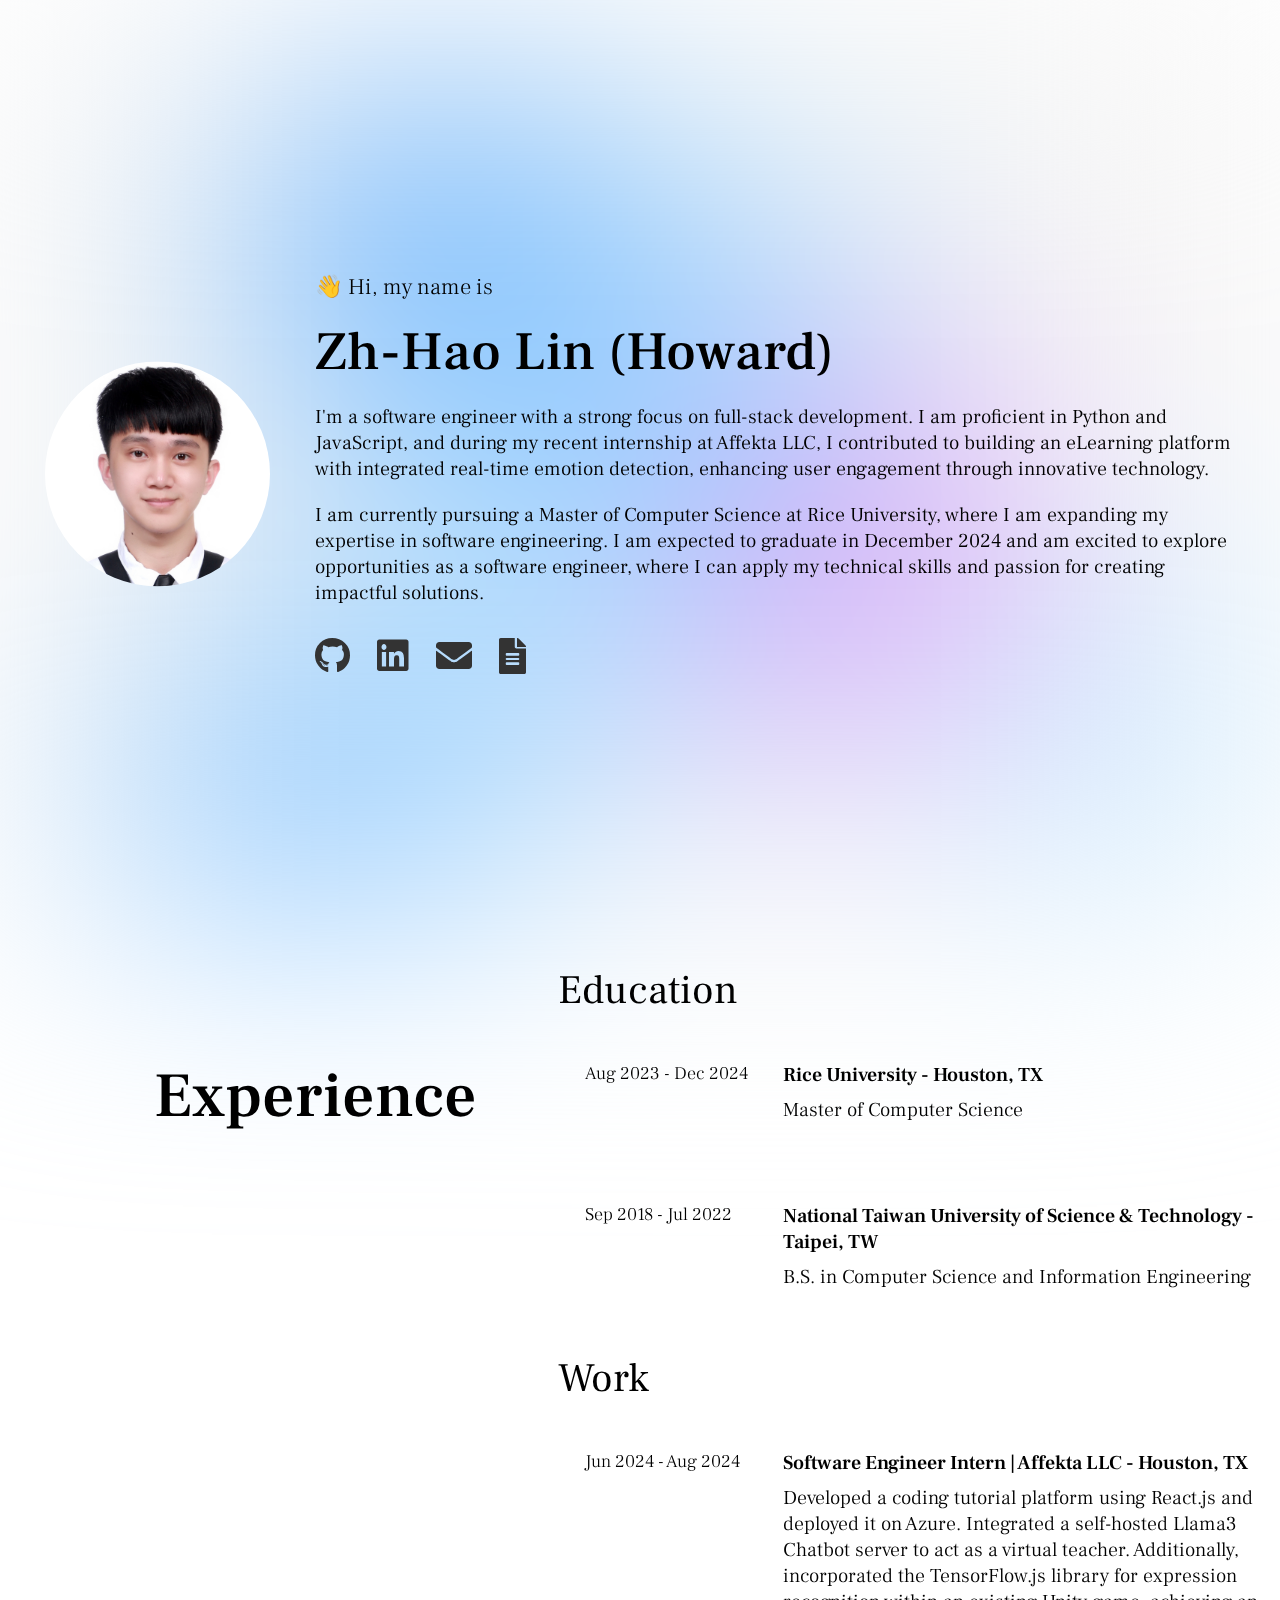
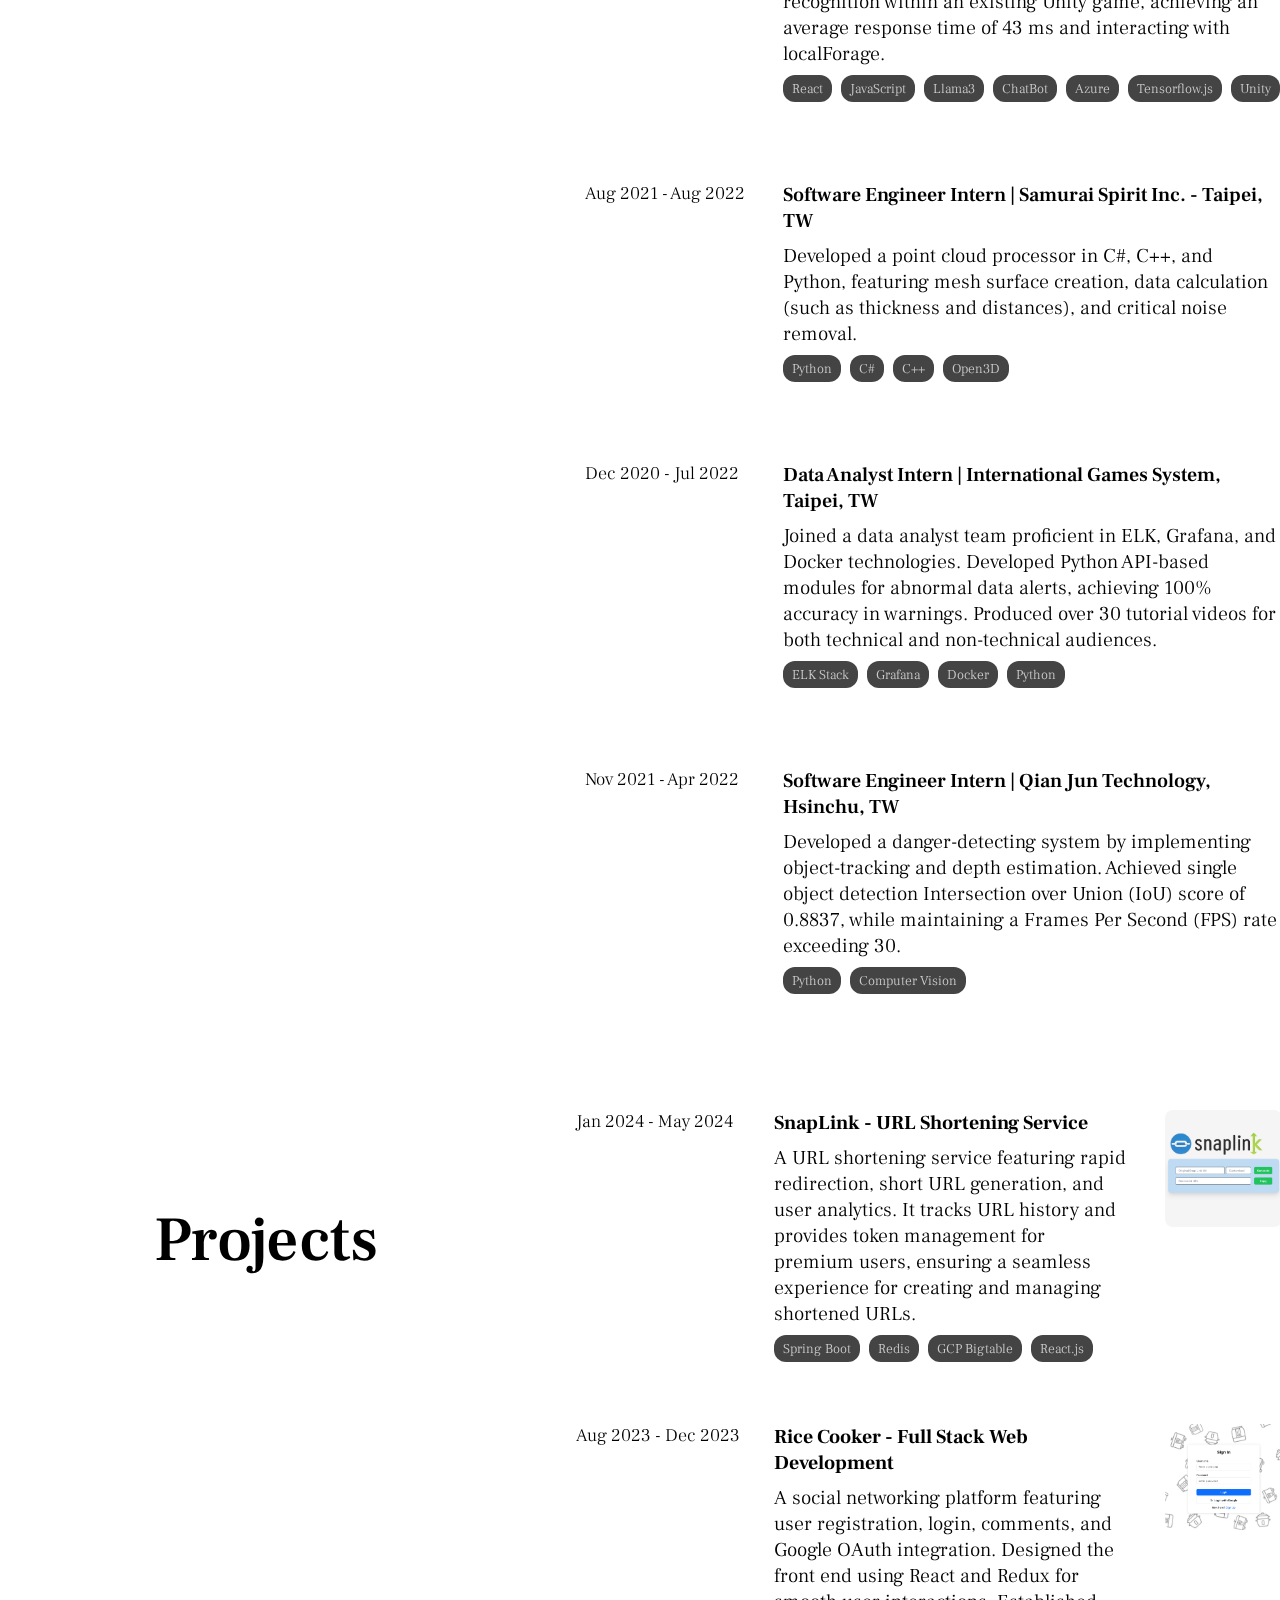
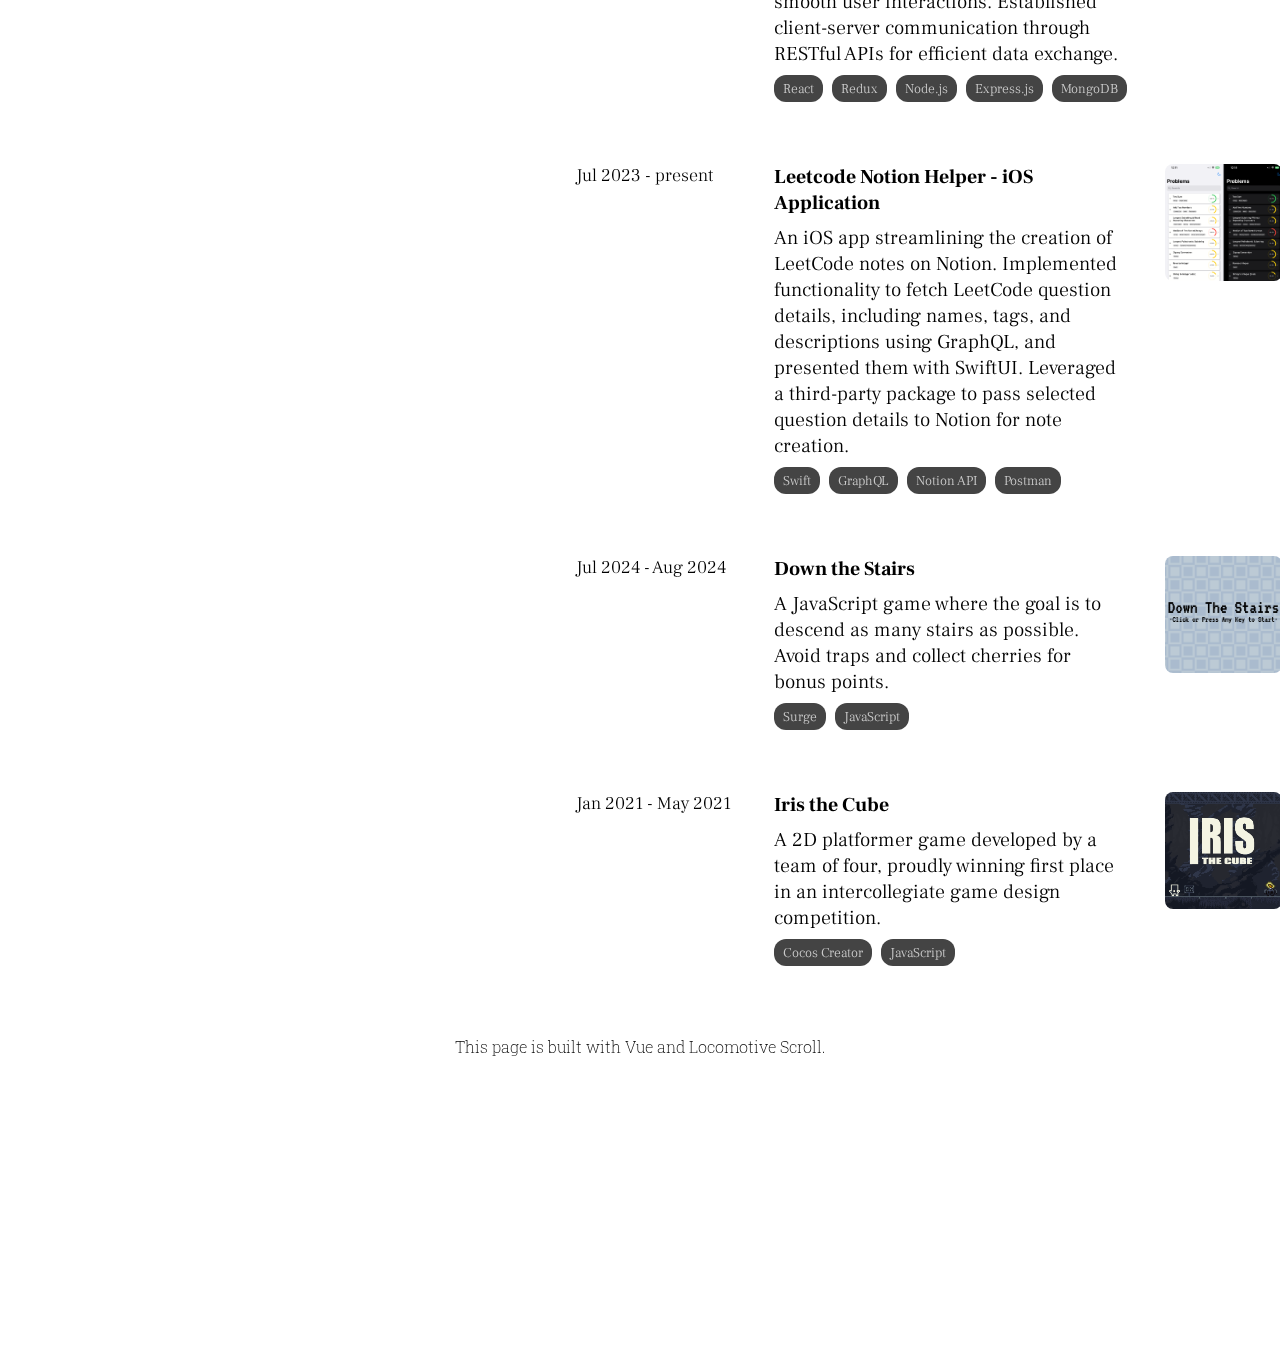
<file: index.html>
<!doctype html><html lang=""><head><meta charset="utf-8"><meta http-equiv="X-UA-Compatible" content="IE=edge"><meta name="viewport" content="width=device-width,initial-scale=1"><link rel="preconnect" href="https://rsms.me/"><link rel="stylesheet" href="https://rsms.me/inter/inter.css"><link rel="icon" href="favicon.ico"><link rel="preconnect" href="https://fonts.googleapis.com"><link rel="preconnect" href="https://fonts.gstatic.com" crossorigin><link href="https://fonts.googleapis.com/css2?family=Frank+Ruhl+Libre:wght@300..900&display=swap" rel="stylesheet"><link href="https://fonts.googleapis.com/css2?family=Roboto+Slab:wght@100..900&display=swap" rel="stylesheet"><link rel="stylesheet" href="https://cdnjs.cloudflare.com/ajax/libs/font-awesome/5.15.4/css/all.min.css"><title>pp</title><script defer="defer" src="js/chunk-vendors.697a922f.js"></script><script defer="defer" src="js/app.8d6e117b.js"></script><link href="css/app.0144a6d8.css" rel="stylesheet"></head><body><noscript><strong>We're sorry but pp doesn't work properly without JavaScript enabled. Please enable it to continue.</strong></noscript><div id="app"></div></body></html>
</file>
<file: css/app.0144a6d8.css>
.about-section[data-v-5f899a3e]{//padding-left:9%;//padding-right:7%;font-family:Frank Ruhl Libre,serif;font-optical-sizing:auto;font-weight:300;font-style:normal;display:flex}.avatar[data-v-5f899a3e]{margin:auto}.avatar img[data-v-5f899a3e]{border-radius:50%;width:25vmin;height:25vmin;-o-object-fit:cover;object-fit:cover}intro-card[data-v-5f899a3e]{//background-color:#99cbb4;display:flex;flex-direction:row;width:150vmin;padding:5vmin;gap:5vmin;margin:auto}.text-container[data-v-5f899a3e]{display:flex;flex-direction:column;gap:1vmin}.hi[data-v-5f899a3e]{font-size:2.5vmin}.name[data-v-5f899a3e]{font-size:6vmin;font-weight:500}.content[data-v-5f899a3e]{font-size:2.2vmin;font-weight:350}.icons[data-v-5f899a3e]{display:flex;gap:3vmin;margin-top:20px}.icons a[data-v-5f899a3e]{font-size:4vmin;color:#333;transition:color .3s}.icons a[data-v-5f899a3e]:hover{color:#555}@media (max-width:768px){.avatar[data-v-5f899a3e]{display:none}.content[data-v-5f899a3e],.hi[data-v-5f899a3e]{font-size:2vmax}}.pin-section[data-v-3d9a3792]{//background-color:aqua}.section-title[data-v-3d9a3792]{font-size:7vmin;padding-top:12vmin;padding-bottom:15vmin;padding-left:10vmin;font-weight:550;//background-color:#99cbb4}.small-screen-section-title[data-v-3d9a3792]{font-size:5vmin;font-weight:550;display:none}.experience-section[data-v-3d9a3792]{//background-color:#fcf3ec;height:auto;padding-left:5%;padding-right:7%;display:flex;gap:6vmin;font-family:Frank Ruhl Libre,serif;font-optical-sizing:auto;font-weight:300;font-style:normal;.experience-container[data-v-3d9a3792]{//display:grid;gap:3vmin;padding-left:3vmin;//gap:8px;margin-top:16px;experience-title[data-v-3d9a3792]{font-size:4.5vmin;display:flex;font-weight:400}experience-card[data-v-3d9a3792]{border-radius:8px;margin-bottom:3vmin;//margin-right:1vmin;color:#000;transition:transform .3s ease,box-shadow .3s ease}.details[data-v-3d9a3792],experience-card[data-v-3d9a3792]{display:flex;flex-direction:column;gap:2vmin}.detail-item[data-v-3d9a3792]{//background-color:#3b3b3b;display:grid;display:flex;padding:3vmin;gap:2vmin;border-radius:8px;//box-shadow:0 2px 4px rgba(0,0,0,.1);transition:transform .3s ease,box-shadow .3s ease}.item-header[data-v-3d9a3792]{justify-content:space-between;align-items:center;margin-bottom:8px}.date[data-v-3d9a3792]{font-size:2vmin;min-width:20vmin;color:#000}h4[data-v-3d9a3792]{margin-bottom:1vmin;font-size:2.2vmin;font-weight:600;color:#000}p[data-v-3d9a3792]{margin:0;font-weight:330;font-size:2.2vmin;color:#000}.tags[data-v-3d9a3792]{display:flex;gap:1vmin;margin-top:8px}.tag[data-v-3d9a3792]{background-color:#444;padding:.5vmin 1vmin;border-radius:12px;font-size:1.5vmin;color:#ccc}}}@media (max-width:1152px){.experience-section[data-v-3d9a3792]{display:flex;flex-direction:column;gap:0}.section-title[data-v-3d9a3792]{display:none;//padding-bottom:0}.small-screen-section-title[data-v-3d9a3792]{display:initial}.detail-item[data-v-3d9a3792]{flex-direction:column}h4[data-v-3d9a3792]{font-size:7vmin}.experience-section[data-v-3d9a3792]{.experience-container[data-v-3d9a3792]{.date[data-v-3d9a3792]{font-size:2vmax}h4[data-v-3d9a3792]{font-size:1.9vmax}p[data-v-3d9a3792]{font-size:1.8vmax}.tag[data-v-3d9a3792]{font-size:1.3vmax}}}}.pin-section[data-v-1712ba7a]{//background-color:aqua}.section-title[data-v-1712ba7a]{//background-color:#fddfdf;font-size:7vmin;padding-top:13vmin;padding-bottom:15vmin;padding-left:10vmin;font-weight:550}.small-screen-section-title[data-v-1712ba7a]{font-size:5vmin;font-weight:550;display:none}.work-section[data-v-1712ba7a]{//background-color:#fcf3ec;margin-top:3vmin;height:auto;padding-left:5%;padding-right:7%;display:flex;gap:16vmin;font-family:Frank Ruhl Libre,serif;font-optical-sizing:auto;font-weight:300;font-style:normal;.work-container[data-v-1712ba7a]{gap:3vmin;padding-left:3vmin;//margin-top:16px;work-title[data-v-1712ba7a]{font-size:4.5vmin;display:flex;font-weight:400}work-card[data-v-1712ba7a]{//background-color:#2c2c2c;border-radius:8px;display:flex;flex-direction:column;gap:2vmin;margin-bottom:3vmin;color:#fff;transition:transform .3s ease,box-shadow .3s ease}work-card[data-v-1712ba7a]:hover{transform:translateY(-4px);box-shadow:0 8px 16px rgba(0,0,0,.2)}.details[data-v-1712ba7a]{display:flex;flex-direction:column;gap:2vmin}.detail-item[data-v-1712ba7a]{//background-color:#3b3b3b;display:flex;padding:3vmin;gap:2vmin;border-radius:8px;position:relative;transition:transform .3s ease,box-shadow .3s ease}.detail-item[data-v-1712ba7a]:hover{transform:translateY(-4px);box-shadow:0 8px 16px rgba(0,0,0,.2)}.item-header[data-v-1712ba7a]{//justify-content:space-between;//align-items:center;margin-bottom:8px}.item-image[data-v-1712ba7a]{display:flex;//align-items:center;//justify-content:center;margin-left:20px;min-width:13vmin;max-width:13vmin}.item-image img[data-v-1712ba7a]{max-width:100%;max-height:300px;border-radius:8px;transition:opacity .3s ease}.detail-item:hover .item-image img[data-v-1712ba7a]{opacity:.5}.link-icon[data-v-1712ba7a]{position:absolute;//top:50%;//left:50%;transform:translate(-50%,-50%);font-size:3vmin;color:rgba(0,0,0,.7);opacity:0;transition:opacity .3s ease}.detail-item:hover .link-icon[data-v-1712ba7a]{opacity:1}.date[data-v-1712ba7a]{font-size:2vmin;color:#000;min-width:20vmin}h4[data-v-1712ba7a]{margin-bottom:1vmin;font-size:2.2vmin;color:#000}p[data-v-1712ba7a]{margin:0;font-weight:330;font-size:2.2vmin;color:#000}.tags[data-v-1712ba7a]{display:flex;gap:1vmin;margin-top:8px}.tag[data-v-1712ba7a]{background-color:#444;padding:.5vmin 1vmin;border-radius:12px;font-size:1.5vmin;color:#ccc}}}@media (max-width:1152px){.work-section[data-v-1712ba7a]{display:flex;flex-direction:column;gap:0;.work-container[data-v-1712ba7a]{.date[data-v-1712ba7a]{font-size:2vmax}h4[data-v-1712ba7a]{font-size:1.9vmax}p[data-v-1712ba7a]{font-size:1.8vmax;.tag[data-v-1712ba7a]{font-size:1.3vmax}.detail-item[data-v-1712ba7a]{flex-direction:column}}}.section-title[data-v-1712ba7a]{display:none;//padding-bottom:0}.small-screen-section-title[data-v-1712ba7a]{display:initial}}}.footer[data-v-824be098]{display:flex;justify-content:center;align-items:center;//padding-top:10vmin;height:10vh;//background-color:#f5f5f5;position:relative;bottom:0;width:100%;text-align:center;font-family:Roboto Slab,serif;font-optical-sizing:auto;font-weight:200;font-style:normal}.liquid-bg[data-v-1aee52ed]{position:absolute;top:0;left:0;width:100vw;height:100vh;overflow:hidden;z-index:-1;filter:blur(140px);background-color:#f5f5f5}.blob[data-v-1aee52ed]{width:max(240px,28vw);aspect-ratio:1;border-radius:50%;position:absolute;top:0;left:0;animation:move-1aee52ed 10s ease-in-out infinite alternate}.blob[data-v-1aee52ed]:first-of-type{background:var(--cr-main-1);top:10%;left:20%;animation-duration:12s}.blob[data-v-1aee52ed]:nth-of-type(2){background:var(--cr-main-2);top:40%;left:50%;animation-duration:15s}.blob[data-v-1aee52ed]:nth-of-type(3){background:var(--cr-1);top:70%;left:10%;animation-duration:10s}.blob[data-v-1aee52ed]:nth-of-type(4){background:#f5f5f5;top:30%;left:80%;animation-duration:18s}.blob[data-v-1aee52ed]:nth-of-type(5){background:var(--cr-3);top:50%;left:30%;animation-duration:14s}.blob[data-v-1aee52ed]:nth-of-type(6){background:var(--cr-4);top:60%;left:70%;animation-duration:13s}.blob[data-v-1aee52ed]:nth-of-type(7){background:var(--cr-2);top:20%;left:40%;animation-duration:20s}@keyframes move-1aee52ed{0%{transform:translate(0) scale(1)}50%{transform:translate(100px,-100px) scale(1.2)}to{transform:translate(-50px,50px) scale(.8)}}:root{--cr-main-1:#66b2ff;--cr-main-2:#f087f4;--cr-1:#80c1ff;--cr-2:#99d1ff;--cr-3:#b3e0ff;--cr-4:#cceaff;--cr-5:#e6f4ff}




/*! locomotive-scroll v4.1.3 | MIT License | https://github.com/locomotivemtl/locomotive-scroll */*{margin:0;padding:0;box-sizing:border-box}.roboto-slab-<uniquifier>{font-family:Roboto Slab,serif;font-optical-sizing:auto;font-weight:<weight>;font-style:normal}html.has-scroll-smooth{overflow:hidden}html.has-scroll-dragging{-webkit-user-select:none;-moz-user-select:none;user-select:none}.has-scroll-smooth body{overflow:hidden}.has-scroll-smooth [data-scroll-container]{min-height:100vh}[data-scroll-direction=horizontal] [data-scroll-container]{height:100vh;display:inline-block;white-space:nowrap}[data-scroll-direction=horizontal] [data-scroll-section]{display:inline-block;vertical-align:top;white-space:nowrap;height:100%}.c-scrollbar{position:absolute;right:0;top:0;width:11px;height:100%;transform-origin:center right;transition:transform .3s,opacity .3s;opacity:0}.c-scrollbar:hover{transform:scaleX(1.45)}.c-scrollbar:hover,.has-scroll-dragging .c-scrollbar,.has-scroll-scrolling .c-scrollbar{opacity:1}[data-scroll-direction=horizontal] .c-scrollbar{width:100%;height:10px;top:auto;bottom:0;transform:scaleY(1)}[data-scroll-direction=horizontal] .c-scrollbar:hover{transform:scaleY(1.3)}.c-scrollbar_thumb{position:absolute;top:0;right:0;background-color:#000;opacity:.5;width:7px;border-radius:10px;margin:2px;cursor:grab}.has-scroll-dragging .c-scrollbar_thumb{cursor:grabbing}[data-scroll-direction=horizontal] .c-scrollbar_thumb{right:auto;bottom:0}section{display:grid;grid-template-columns:40% 60%;height:calc(100vh + 48px)}
</file>
